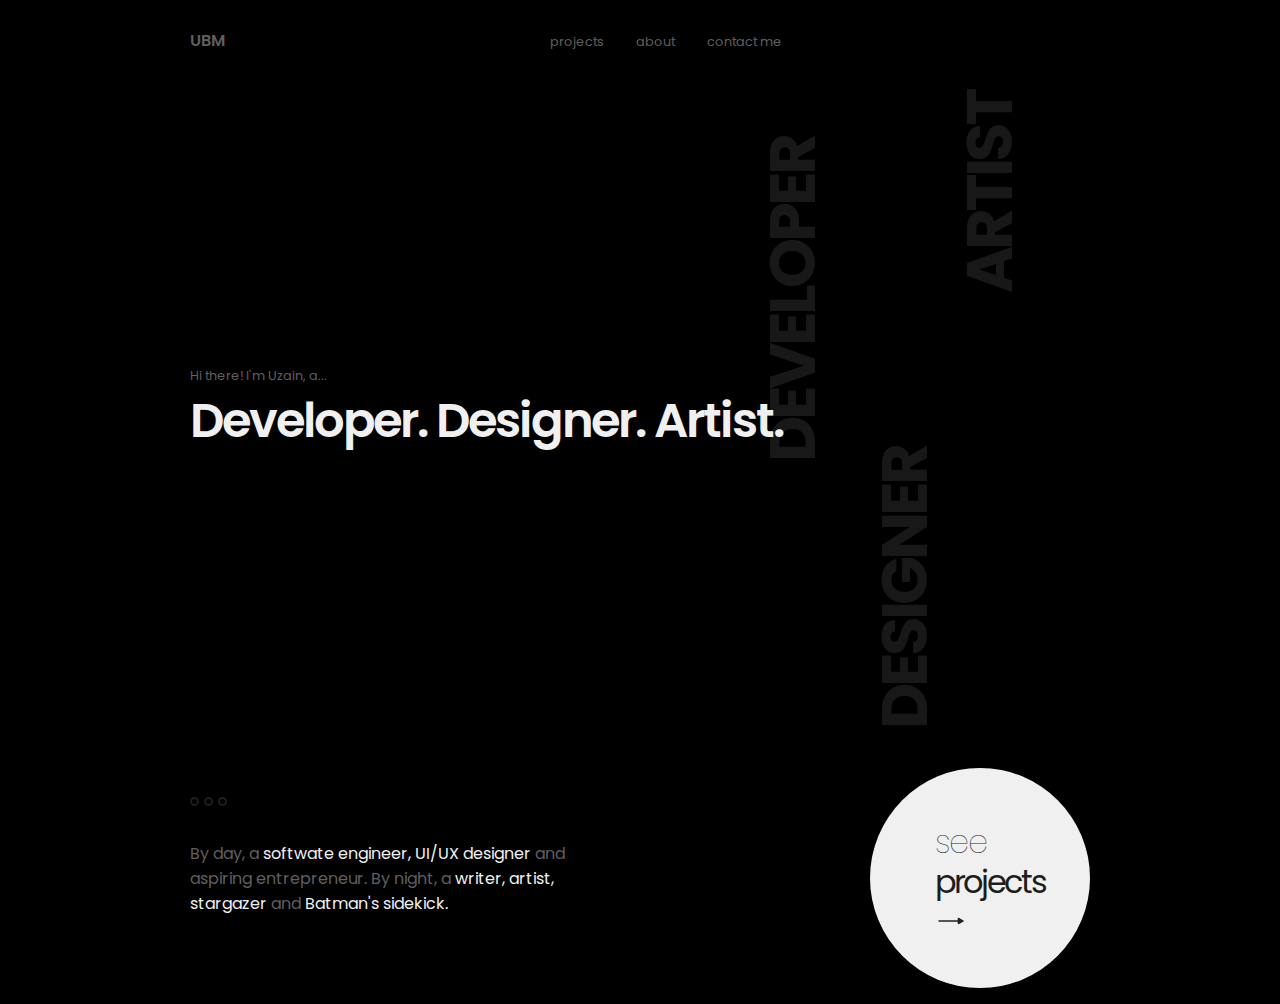
<file: index.html>
<!DOCTYPE html>
<html>

<head>
  <meta charset="UTF-8">
  <meta name="viewport" content="width=device-width, initial-scale=1.0">
  <link rel="stylesheet" type="text/css" href="styles.css" />
  <title>My Portfolio</title>
  <link href="https://fonts.googleapis.com/css2?family=Poppins:wght@300;400;600&display=swap" rel="stylesheet" />
</head>

<body>
  <div class="container">
    <section class="hero">
    <nav>
      <a href="index.html" class="logo">UBM</a>
      <ul class="nav-links">
        <li><a href="./projects/projects.html">projects</a></li>
        <li><a href="./about/about.html">about</a></li>
        <li><a href="./contact/contact.html">contact me</a></li>
      </ul>
    </nav>

      <div class="title">
        <p class="greetings">Hi there! I'm Uzain, a...</p>
        <h1 class="job-title">
          Developer.
          Designer.
          Artist.
        </h1>
      </div>

      <div class="bg-job-titles">
        <h1 class="job-title developer">Developer</h1>
        <h1 class="job-title designer">Designer</h1>
        <h1 class="job-title artist">Artist</h1>
      </div>

      <section class="circle-container">
        <div class="circle"></div>
        <div class="circle"></div>
        <div class="circle"></div>
      </section>
    </section>
    <section class="brief">
      <div class="brief-about_me">
        By day, a <span>softwate engineer, UI/UX designer</span> and <br>
        aspiring entrepreneur. By night, a <span>writer, artist, <br> stargazer</span>
        and <span>Batman's sidekick.</span>
      </div>
      <div class="brief-circle">
        <a href="./projects/projects.html" class="brief-inner_container">
          <p>
            See <br>
            <b>Projects</b>
          </p>
          <img src="arrow-right-long.svg" alt="arrow-right">
        </a>
      </div>
    </section>
  </div>
  <script src="script.js">
    
  </script>
</body>

</html>
</file>
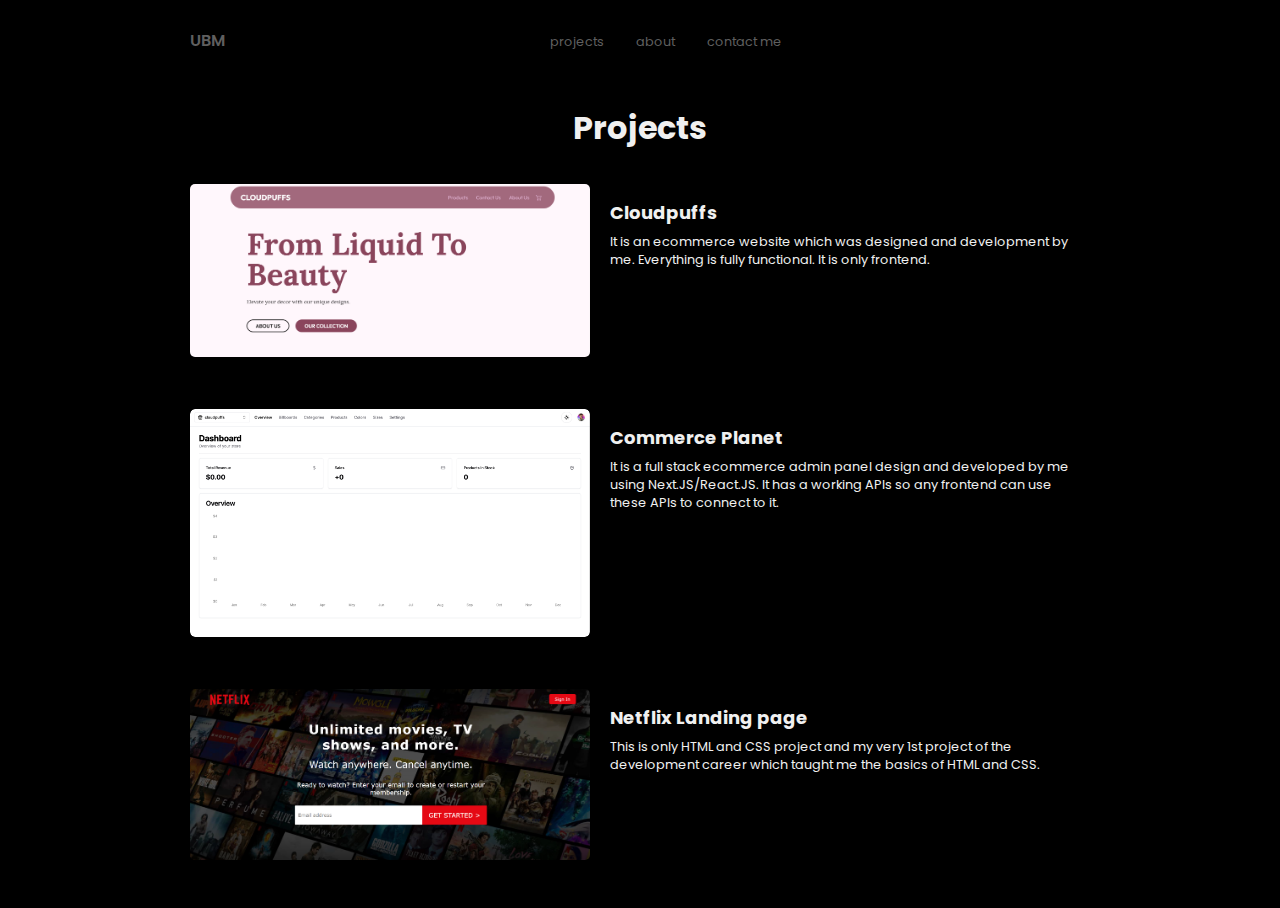
<file: projects/projects.html>
<!DOCTYPE html>
<html lang="en">

<head>
    <meta charset="UTF-8">
    <meta name="viewport" content="width=device-width, initial-scale=1.0">
    <link rel="stylesheet" type="text/css" href="../styles.css" />

    <link rel="stylesheet" type="text/css" href="projects.css" />

    <link href="https://fonts.googleapis.com/css2?family=Poppins:wght@300;400;600&display=swap" rel="stylesheet" />

    <title>Projects</title>
</head>

<body>
    <div class="container">
        <nav>
            <a href="../index.html" class="logo">UBM</a>
            <ul class="nav-links">
                <li><a href="../projects/projects.html">projects</a></li>
                <li><a href="../about/about.html">about</a></li>
                <li><a href="../contact/contact.html">contact me</a></li>
            </ul>
        </nav>
        <h1>Projects</h1>
        <section class="project-grid">
            <div class="project-card">
                <img src="Cloudpuffs.png" alt="Project 1 Image" />
                <div class="project-details">
                    <div class="title">
                        <a href="https://cloudpuffs.pk">Cloudpuffs</a>
                    </div>
                    <div class="details">
                        <p>
                            It is an ecommerce website which was designed and development by me. Everything is fully functional. It is only frontend.
                        </p>
                    </div>
                </div>
            </div>

            <div class="project-card">
                <img src="commerce-planet.png" alt="Project 2 Image" />
                <div class="project-details">
                    <div class="title">
                        <a href="https://commerce-planet.vercel.app">Commerce Planet</a>
                    </div>
                    <div class="details">
                        <p>
                            It is a full stack ecommerce admin panel design and developed by me using Next.JS/React.JS. It has a working APIs so any frontend can use these APIs to connect to it.
                        </p>
                    </div>
                </div>
            </div>

            <div class="project-card">
                <img src="Netflix.png" alt="Project 3 Image" />
                <div class="project-details">
                    <div class="title">
                        <a href="https://netflix-clone-ubm.netlify.app/">Netflix Landing page</a>
                    </div>
                    <div class="details">
                        <p>
                            This is only HTML and CSS project and my very 1st project of the development career which taught me the basics of HTML and CSS.
                        </p>
                    </div>
                </div>
            </div>
        </section>
    </div>
</body>

</html>
</file>
<file: styles.css>
:root{
    --font-small: 0.8rem;
    --font-small-weight: 400;
    --dark-muted-gray: #181818;
    --muted-gray: #5f5f5f;
    --light-gray: #f0f0f0;
    --home-circle_size: 220px;
}

*{
    font-family: 'Poppins';
    margin: 0;
    padding: 0;
}

body{
    background: #000000;
    color: var(--light-gray);
}

.container{
    max-width: 900px;
    margin: 0 auto;
    padding: 0 1rem;
}

.hero{
    position: relative;
    display: flex;
    flex-direction: column;
    min-height: 80dvh;
    justify-content: space-between;
}

/* nav styles start */

nav{
    display: flex;
    height: 80px;
    width: 100%;
    justify-content: start;
    align-items: center;
    transition: 0.6s;
    margin: 0 0 1.5rem 0;
    z-index: 100;
}

.nav-links{
    display: flex;
    list-style: none;
    gap: 2rem;
}

.logo{
    text-decoration: none;
    color: var(--muted-gray);
    font-weight: 600;
    /* letter-spacing: 1px; */
    width: 40%;
    transition: color 0.3s ease;
}

.logo:hover{
    color: var(--light-gray);
}

.nav-links a{
    text-decoration: none;
    color: var(--muted-gray);
    font-size: var(--font-small);
    font-weight: var(--font-small-weight);
    transition: 0.6s;
    position: relative;
    padding: 5px 0;
}

.nav-links a::after{
    content: '';
    width: 0;
    height: 2px;
    border-radius: 100px;
    background: var(--muted-gray);
    display: block;
    position: absolute;
    bottom: 0;
    left: 0;
    margin: auto;
    transform-origin: left;
    animation: hoverEffectExit 0.3s ease-in forwards;
}

.nav-links a:hover::after{
    width: 100%;
    animation: hoverEffect 0.3s ease-out forwards;
}

@keyframes hoverEffect{
    0%{
        width: 0%;
    }
    100%{
        width: 100%;
    }
    
}

@keyframes hoverEffectExit{
    0%{
        width: 100%;
    }
    100%{
        width: 0%;
    }
    
}

/* nav styles end */

/* Title start */

.title{
    display: flex;
    justify-content: center;
    flex-direction: column;
}

.greetings{
    font-size: var(--font-small);
    font-weight: var(--font-small-weight);
    color: var(--muted-gray);
}

.job-title{
    font-size: 3rem;
    font-weight: 600;
    letter-spacing: -2px;
}

.designer, .developer, .artist{
    color: #181818;
    text-transform: uppercase;
    font-size: 4rem;
    font-weight: 700;
    letter-spacing: -4px;
    z-index: -100;
}

.developer{
    position: absolute;
    rotate: -90deg;
    top: 35%;
    right: 15%;
}

.designer{
    position: absolute;
    rotate: -90deg;
    top: 75%;
    right: 5%;
}

.artist{
    position: absolute;
    rotate: -90deg;
    top: 20%;
    right: 0%;
}

.circle-container{
    position: absolute;
    bottom: -12%;
    display: flex;
    flex-direction: row;
    gap: 5px;
}

.circle {
    width: 5px; 
    height: 5px; 
    border-radius: 50%; 
    border: 2px solid #1e1e1e; 
}

.brief{
    height: auto;
    margin: 3rem 0 1rem 0;
    display: flex;
    justify-content: space-between;
    align-items: center;
    position: relative;
}

.brief-about_me{
    color: var(--muted-gray);
}

.brief-about_me span{
    color: var(--light-gray);
}



.brief-circle {
    background-color: var(--light-gray);
    color: #1d1d1d;
    width: var(--home-circle_size);
    height: var(--home-circle_size);
    font-size: 2rem;
    font-weight: 100;
    display: flex;
    flex-direction: column;
    align-items: center;
    justify-content: center;
    cursor: pointer;
    border-radius: 50%;
    letter-spacing: -2px;
    outline: 0;
    transition: outline-offset 1s ease, outline 0.2s ease;
  }

@keyframes circleLeave {
    0%{
        outline: 2px solid var(--muted-gray);
        outline-offset: 50px;
    }
    98%{
        outline: 2px solid var(--muted-gray);
        outline-offset: 1px;
    }
    
    100%{
        outline: 1px solid var(--muted-gray);
        outline-offset: 0;
    }
}

.onCircleLeave{
    animation: circleLeave 1s ease forwards;
}

.brief-circle:hover{
    outline: 2px solid var(--muted-gray);
    outline-offset: 50px;
    transition: outline-offset 1s ease;
}

.brief-inner_container{
    margin-left: 20px;
    margin-top: 15px;
    text-decoration: none;
    color: #1d1d1d;
}

.brief-circle p{
    line-height: 40px;
    text-transform: lowercase;
}

.brief-circle span{
    font-weight: 700;
}

.brief-circle img{
    width: 2rem;
}

/* Add a media query for small devices */
@media screen and (max-width: 768px) {
    nav {
      justify-content: space-between;
    }
    .brief-about_me{
        margin: 4rem 0 2rem 0;
    }
    .brief-circle {
      display: none;
    }
}
</file>
<file: projects/projects.css>
@import "../styles.css";

h1{
    text-align: center;
    margin: 0 0 2rem 0;
}

.project-grid {
    display: grid;
    grid-template-columns: repeat(1, 1fr);
    gap: 20px;
    margin: 0 0 1rem 0;
}

.project-card {
    display: flex;
    flex-direction: row;
    margin-bottom: 2rem;
}

.project-card img {
    width: 400px;
    height: auto;
    margin-right: 20px;
    border-radius: 5px;
}

.project-details{
    text-align: start;
}

.project-card .title {
    padding: 15px 0 7px 0;
    text-align: left;
}

.project-card .title a {
    color: var(--light-gray);
    text-decoration: none;
    font-weight: bold;
    font-size: 18px;
}

.project-card .title a:hover{
    text-decoration: underline;
}

.project-card .details {
    text-align: left;
    font-size: var(--font-small);
}

@media screen and (max-width: 768px) {
    .project-card {
        flex-direction: column;
        margin-bottom: 20px;
    }
    
    .project-card img {
        width: 100%;
        margin-right: 0;
        margin-bottom: 10px;
    }
}
</file>
